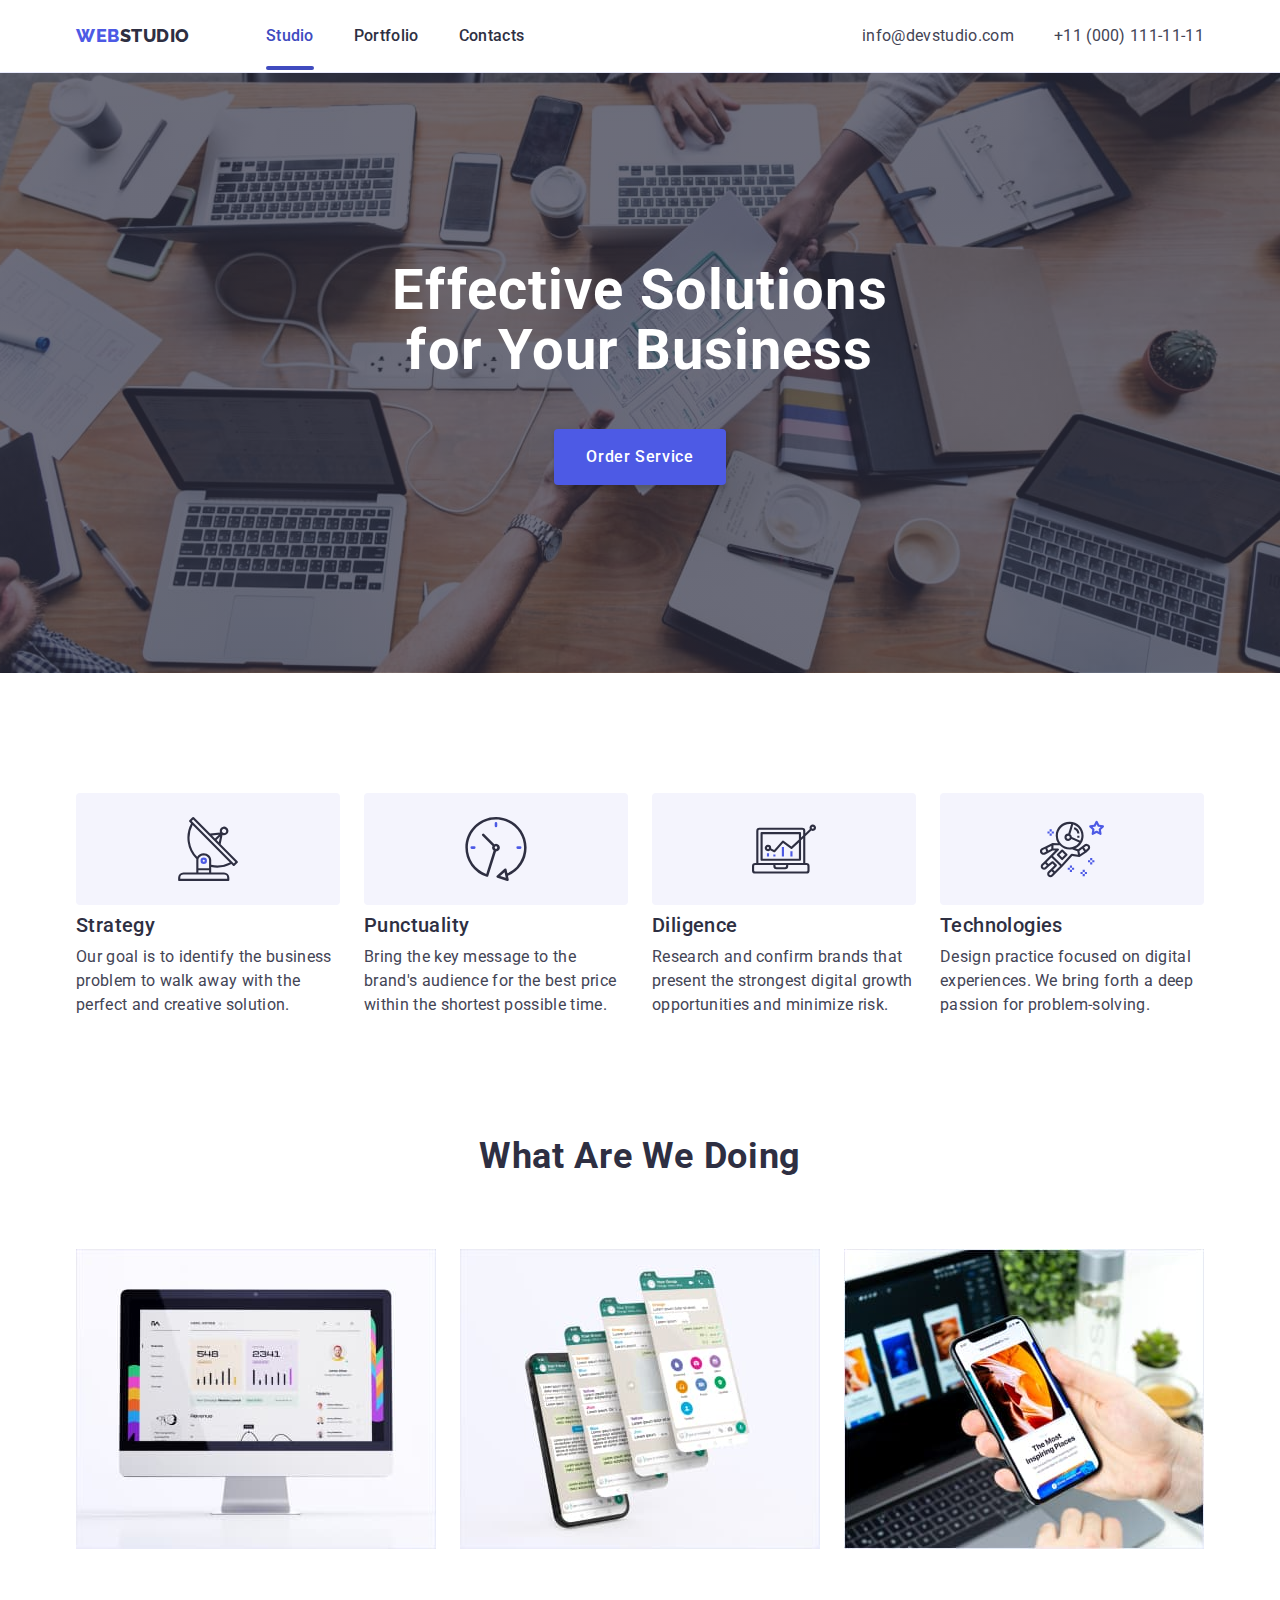
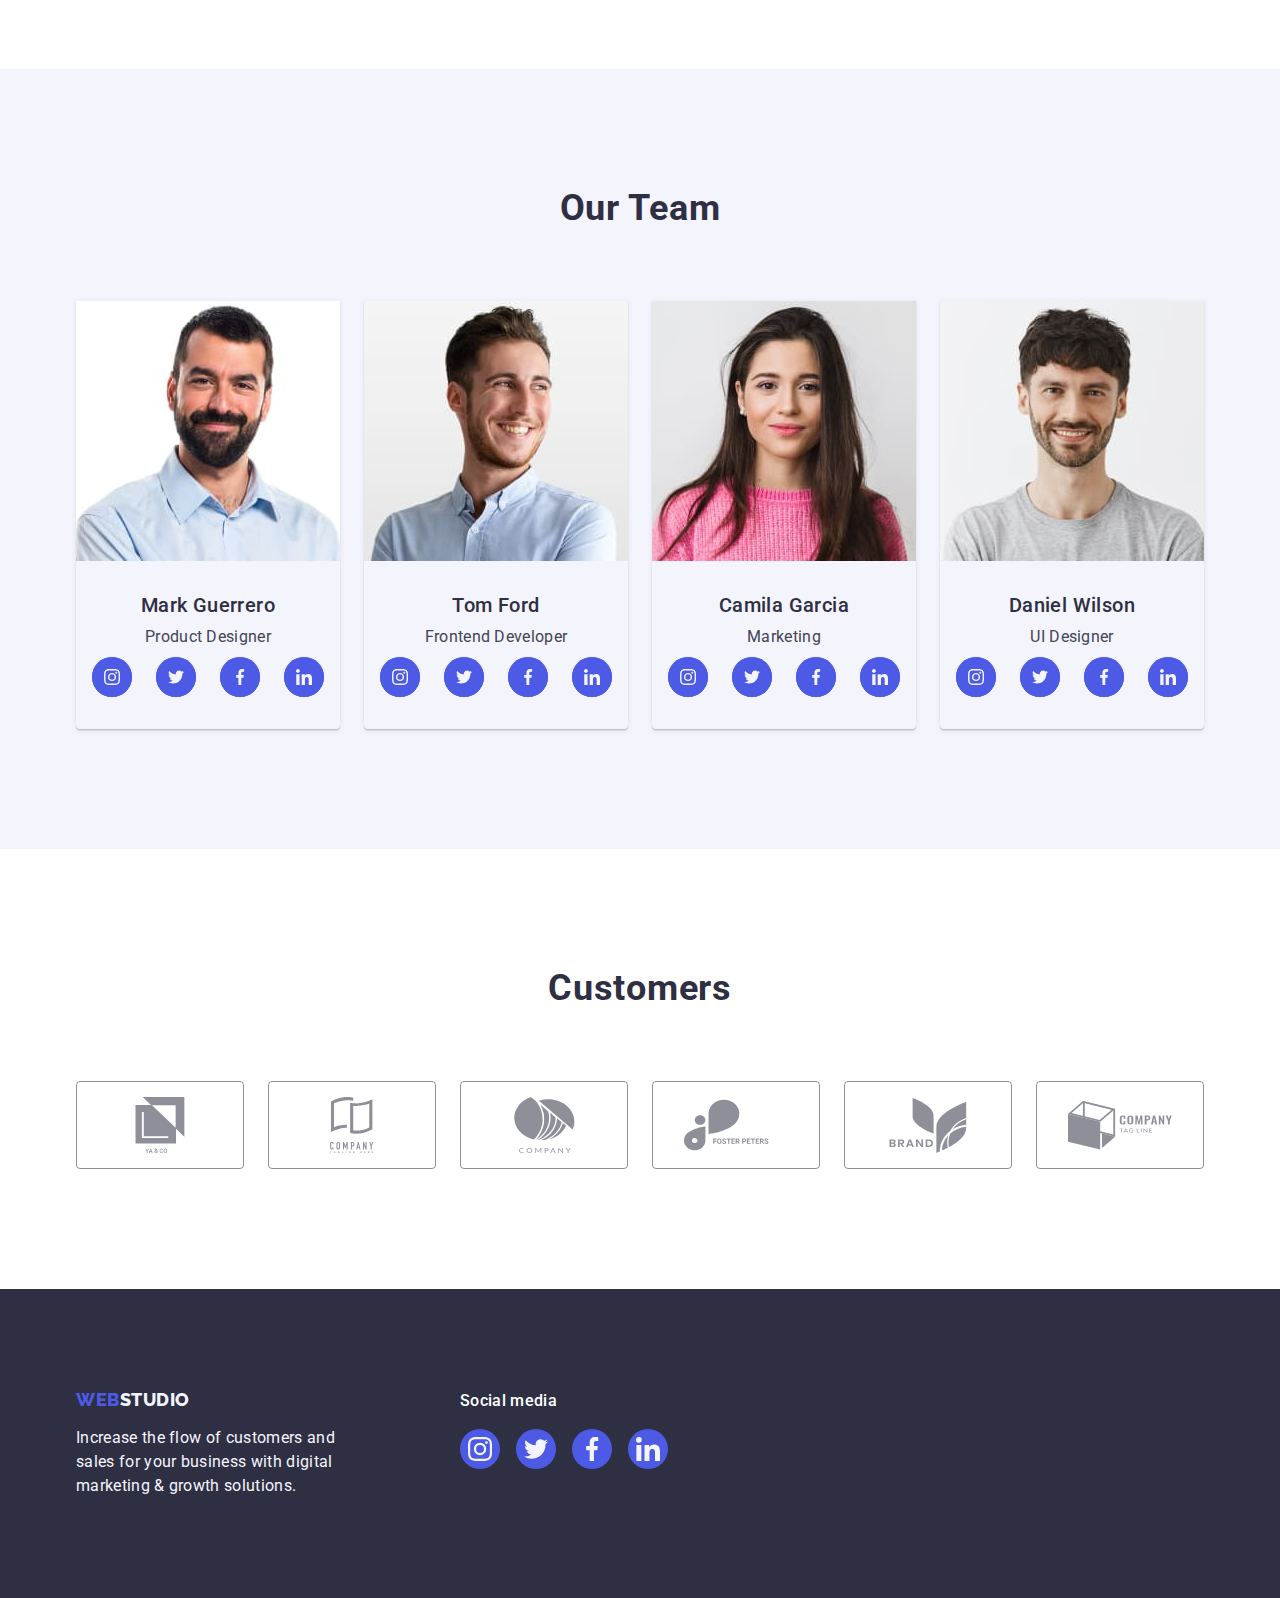
<file: index.html>
<!DOCTYPE html>
<html lang="en">
  <head>
    <meta charset="UTF-8" />
    <meta http-equiv="X-UA-Compatible" content="IE=edge" />
    <meta name="viewport" content="width=device-width, initial-scale=1.0" />
    <title>Webstudio</title>

    <link rel="preconnect" href="https://fonts.googleapis.com">
    <link rel="preconnect" href="https://fonts.gstatic.com" crossorigin>
    <link href="https://fonts.googleapis.com/css2?family=Raleway:wght@800&family=Roboto:wght@400;500;700;900&display=swap" rel="stylesheet">
    
    <link rel="stylesheet" href="https://cdnjs.cloudflare.com/ajax/libs/modern-normalize/2.0.0/modern-normalize.min.css">

    <link rel="stylesheet" href="./css/styles.css">
  </head>
  <body>

    <!-- header -->
    <header  class="hedear-border">
      <div class="container header-nav">

        <nav class="nav-nav" >
        <a href="./index.html" class="logo link">Web<span class="logo-blak">Studio</span></a>
        <ul class="list nav-item">
          <li class="item "><a href="./index.html" class="link-link item-after link">Studio</a></li>
          <li class="item "><a href="./portfolio.html" class="link-link  link">Portfolio</a></li>
          <li class="item "><a href="" class="link-link  link">Contacts</a></li>
        </ul>
      </nav>
   

      <address class="address ">
        <ul class="list address-item">
          <li class="item"><a href="mailto:info@devstudio.com" class="address  link">info@devstudio.com</a></li>
          <li class="item"><a href="tel:+110001111111" class="address link">+11 (000) 111-11-11</a></li>
        </ul>
      </address>

     </div>
    </header>
    <!-- main -->
    <main>

      <!-- section1 -->
      
      <section class="hero section-hero">
        <div class="container">
        <h1 class="header">Effective Solutions for Your Business</h1>

        <button type="button" class="button pointer " data-modal-open >Order Service</button>
      </div >
    </section>
      

      <!-- section2 Our operating principles -->
      
      <section class="section-principles">
        <div class="container">
       
          <h2 class="header-two" hidden>Our operating principles</h2>
        <ul class="list principles">
          <li class="item-principiles">
              <div class="principles-icon-back list principles-flex">
                <svg  width="64" height="64">
                  <use  href="./images/icons.svg#icon-antenna-1" >
                  </use>
                 </svg>
               </div>
            <h3 class="header-three header-principelis">Strategy</h3>
            <p class="text">
              Our goal is to identify the business problem to walk away with the
              perfect and creative solution.
            </p>
          </li>

          <li class="item-principiles">
            <div class="principles-icon-back list principles-flex">
              <svg  width="64" height="64">
               <use href="./images/icons.svg#icon-clock-1" >
               </use>
              </svg>
            </div>
            <h3 class="header-three header-principelis">Punctuality</h3>
            <p class="text">
              Bring the key message to the brand's audience for the best price
              within the shortest possible time.
            </p>
          </li>

          <li class="item-principiles">
            <div class="principles-icon-back list principles-flex">
              <svg  width="64" height="64">
               <use href="./images/icons.svg#icon-diagram-1" >
               </use>
              </svg>
            </div>
            <h3 class="header-three header-principelis">Diligence</h3>
            <p class="text">
              Research and confirm brands that present the strongest digital
              growth opportunities and minimize risk.
            </p>
          </li>

          <li class="item-principiles">
            <div class="principles-icon-back list principles-flex">
              <svg  width="64" height="64">
               <use href="./images/icons.svg#icon-astronaut-1" >
               </use>
              </svg>
            </div>
            <h3 class="header-three header-principelis">Technologies</h3>
            <p class="text">
              Design practice focused on digital experiences. We bring forth a
              deep passion for problem-solving.
            </p>
          </li>
        </ul> 

      </div>
      </section>

      <!-- section 3 What are we doing -->
      <section class="section-what">
      <div class="container">
        <h2 class="header-twoo header-twoo-text">What are we doing</h2>
        <ul class="list what">
          <li class="what-li">
            <img src="./images/monitor_1.jpg" alt="monitor" width="360" />
          </li>
          <li class="what-li">
            <img src="./images/pages_1.jpg" alt="phone pages" width="360" />
          </li>
          <li class="what-li">
            <img src="./images/picture_1.jpg" alt="picture on the phone" width="360" />
          </li>
        </ul>
        </div>
      </section>

      <!-- section 4 Our Team -->
      <section class="section-team">
      <div class="container">
      
        <h2 class="header-twoo header-twoo-text">Our Team</h2>
        <ul class="list team-team">
          <li class="team">
            <img src="./images/Mark_1.jpg" alt="Mark Guerrero" width="264" />

            <div class="section-four">
            <h3 class="header-three text-team-li">Mark Guerrero</h3>
            <p class="text text-team">Product Designer</p>

            <ul class="list team-flex">
              <li class="style">
                <a href="" class="team-icon-back">
                  <svg class="icon-fill" width="16" height="16">
                    <use href="./images/icons.svg#icon-instagram" >
                    </use>
                  </svg>
                </a>
              </li>
              <li class="style">
                <a href="" class="team-icon-back">
                  <svg class="icon-fill" width="16" height="16">
                    <use href="./images/icons.svg#icon-twitter" >
                    </use>
                  </svg>
                </a>
              </li>
              <li class="style">
                <a href="" class="team-icon-back">
                  <svg class="icon-fill" width="16" height="16">
                    <use href="./images/icons.svg#icon-facebook" >
                    </use>
                  </svg>
                </a>
              </li>
              <li class="style">
                <a href="" class="team-icon-back" >
                  <svg class="icon-fill" width="16" height="16">
                    <use href="./images/icons.svg#icon-linkedin" >
                    </use>
                  </svg>
                </a>
              </li>
            </ul>
            </div>
          </li>

          <li class="team">
            <img src="./images/Tom_1.jpg" alt="Tom Ford" width="264" />

           <div class="section-four">
            <h3 class="header-three text-team-li">Tom Ford</h3>
            <p class="text text-team">Frontend Developer</p>

            <ul class="list team-flex">
              <li class="style">
                <a href="" class="team-icon-back">
                  <svg class="icon-fill" width="16" height="16">
                    <use href="./images/icons.svg#icon-instagram" >
                    </use>
                  </svg>
                </a>
              </li>
              <li class="style">
                <a href="" class="team-icon-back">
                  <svg class="icon-fill" width="16" height="16">
                    <use href="./images/icons.svg#icon-twitter" >
                    </use>
                  </svg>
                </a>
              </li>
              <li class="style">
                <a href="" class="team-icon-back">
                  <svg class="icon-fill" width="16" height="16">
                    <use href="./images/icons.svg#icon-facebook" >
                    </use>
                  </svg>
                </a>
              </li>
              <li class="style">
                <a href="" class="team-icon-back">
                  <svg class="icon-fill" width="16" height="16">
                    <use href="./images/icons.svg#icon-linkedin" >
                    </use>
                  </svg>
                </a>
              </li>
            </ul>
            </div>
          </li>

          <li class="team">
            <img src="./images/Camila_1.jpg" alt="Camila Garcia" width="264" />

            <div class="section-four">
            <h3 class="header-three text-team-li">Camila Garcia</h3>
            <p class="text text-team">Marketing</p>
        
            <ul class="list team-flex">
              <li class="style">
                <a href="" class="team-icon-back">
                  <svg class="icon-fill" width="16" height="16">
                    <use href="./images/icons.svg#icon-instagram" >
                    </use>
                  </svg>
                </a>
              </li>
              <li class="style">
                <a href="" class="team-icon-back">
                  <svg class="icon-fill" width="16" height="16">
                    <use href="./images/icons.svg#icon-twitter" >
                    </use>
                  </svg>
                </a>
              </li>
              <li class="style">
                <a href="" class="team-icon-back">
                  <svg class="icon-fill" width="16" height="16">
                    <use href="./images/icons.svg#icon-facebook" >
                    </use>
                  </svg>
                </a>
              </li>
              <li class="style">
                <a href="" class="team-icon-back">
                  <svg class="icon-fill" width="16" height="16">
                    <use href="./images/icons.svg#icon-linkedin" >
                    </use>
                  </svg>
                </a>
              </li>
            </ul>
          </div>
          </li>

          <li class="team">
            <img src="./images/Daniel_1.jpg" alt="Daniel Wilson" width="264" />

            <div class="section-four">
            <h3 class="header-three text-team-li">Daniel Wilson</h3>
            <p class="text text-team">UI Designer</p>

            <ul class="list team-flex">
              <li class="style">
                <a href="" class="team-icon-back">
                  <svg class="icon-fill" width="16" height="16">
                    <use href="./images/icons.svg#icon-instagram" >
                    </use>
                  </svg>
                </a>
              </li>
              <li class="style">
                <a href="" class="team-icon-back">
                  <svg class="icon-fill" width="16" height="16">
                    <use href="./images/icons.svg#icon-twitter" >
                    </use>
                  </svg>
                </a>
              </li>
              <li class="style">
                <a href="" class="team-icon-back">
                  <svg class="icon-fill" width="16" height="16">
                    <use href="./images/icons.svg#icon-facebook" >
                    </use>
                  </svg>
                </a>
              </li>
              <li class="style">
                <a href="" class="team-icon-back">
                  <svg class="icon-fill" width="16" height="16">
                    <use href="./images/icons.svg#icon-linkedin" >
                    </use>
                  </svg>
                </a>
              </li>
            </ul>
          </div>
        </li>
      </ul>
      </div>
    </section>
    
    
    <!-- section 5 -->
    
    <section class="section-customer">
      <div class="container">
        <h2 class="text-customer">Customers</h2>
        <ul class="list customer-flex">
          <li class="customer-icon">
            <a href="" class="customer-flex-icon">
            <svg  class="icon-hover" width="104" height="56" >
              <use  href="./images/icons.svg#icon-group" >
              </use>
            </svg>
          </a>
          </li>
          <li class="customer-icon">
            <a href="" class="customer-flex-icon">
            <svg class="icon-hover" width="104" height="56" >
              <use href="./images/icons.svg#icon-group-1" >
              </use>
            </svg>
          </a>
          </li>
          <li class="customer-icon">
            <a href="" class="customer-flex-icon">
            <svg class="icon-hover" width="104" height="56">
              <use href="./images/icons.svg#icon-group-2" >
              </use>
            </svg>
          </a>
          </li>
          <li class="customer-icon">
            <a href="" class="customer-flex-icon">
            <svg class="icon-hover" width="104" height="56">
              <use  href="./images/icons.svg#icon-group-3" >
              </use>
            </svg>
          </a>
          </li>
          <li class="customer-icon">
            <a href="" class="customer-flex-icon">
            <svg class="icon-hover" width="104" height="56">
              <use href="./images/icons.svg#icon-group-4" >
              </use>
            </svg>
          </a>
          </li>
          <li class="customer-icon">
            <a href="" class="customer-flex-icon">
            <svg class="icon-hover" width="104" height="56">
              <use href="./images/icons.svg#icon-group-5" >
              </use>
            </svg>
          </a>
          </li>
        </ul>


      </div>

    </section>
    </main>


    <!-- footer -->
    
    <footer class="footer">
   <div class="container footer-flex-main"> 
    
    <div class="media-second">
      <a href="./index.html" class="logo link logo-item">Web<span class="logo-footer">Studio</span></a>

      <p class="text-footer">
        Increase the flow of customers and sales for your business with digital
        marketing & growth solutions.
      </p>
    </div>
    <div >
      <p class="media" >Social media</p>

      <ul class="list footer-flex-second">
        
        <li class="footer-icon-back-li">
          <a href="" class="footer-icon-back ">
            <svg class="footer-icon-hover" width="24" height="24">
              <use href="./images/icons.svg#icon-instagram" >
              </use>
            </svg>
          </a>
        </li>
        <li class="footer-icon-back-li">
          <a href="" class="footer-icon-back ">
            <svg class="footer-icon-hover" width="24" height="24">
              <use href="./images/icons.svg#icon-twitter" >
              </use>
            </svg>
          </a>
        </li>
        <li class="footer-icon-back-li">
          <a href="" class="footer-icon-back ">
            <svg class="footer-icon-hover" width="24" height="24">
              <use href="./images/icons.svg#icon-facebook" >
              </use>
            </svg>
          </a>
        </li>
        <li class="footer-icon-back-li">
          <a href="" class="footer-icon-back ">
            <svg class="footer-icon-hover" width="24" height="24">
              <use href="./images/icons.svg#icon-linkedin" >
              </use>
            </svg>
          </a>
        </li>
       </ul>
    </div>
   
  </div>
    </footer>

    <div class="backdrop is-hidden" data-modal>
      <div class="modal">
        <button type="button" class="button-modal" data-modal-close>
          <svg class="svg-modal" width="8" height="8">
            <use href="./images/icons.svg#icon-close-black"></use>
          </svg>
        </button>
      </div>

    </div>
    <script src="./js/modal.js"></script>
  </body>
</html>
</file>
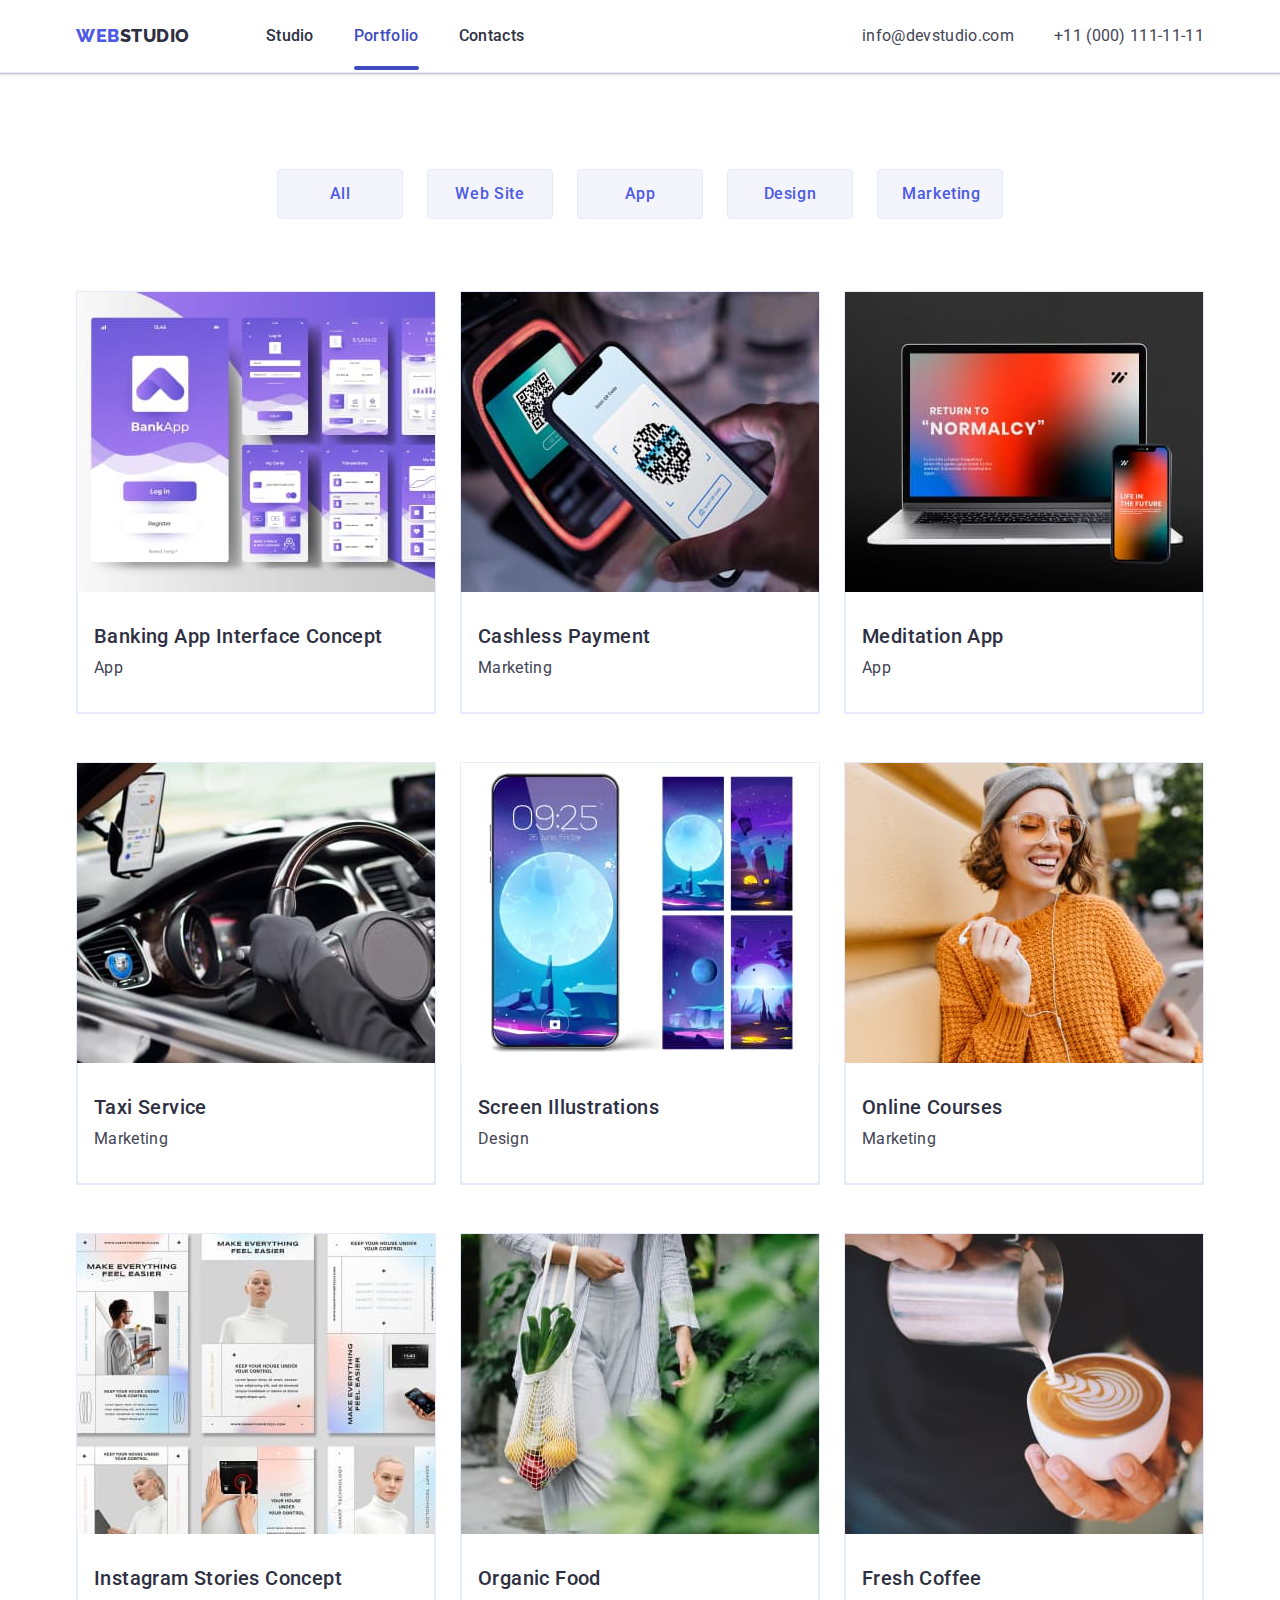
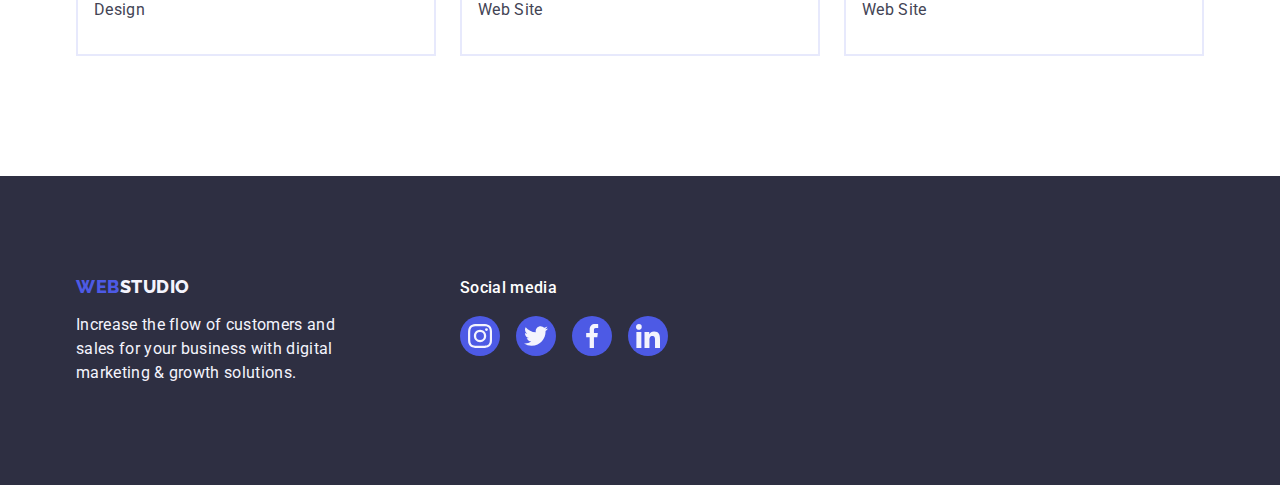
<file: portfolio.html>
<!DOCTYPE html>
<html lang="en">
  <head>
    <meta charset="UTF-8" />
    <meta http-equiv="X-UA-Compatible" content="IE=edge" />
    <meta name="viewport" content="width=device-width, initial-scale=1.0" />
    <title>WebStudio</title>
    
    <link rel="preconnect" href="https://fonts.googleapis.com">
    <link rel="preconnect" href="https://fonts.gstatic.com" crossorigin>
    <link href="https://fonts.googleapis.com/css2?family=Raleway:wght@800&family=Roboto:wght@400;500;700;900&display=swap" rel="stylesheet">

    <link rel="stylesheet" href="https://cdnjs.cloudflare.com/ajax/libs/modern-normalize/2.0.0/modern-normalize.min.css">

    <link rel="stylesheet" href="./css/styles.css">

  </head>
  <body>
    <!-- header -->
    <header  class="hedear-border">
      <div class="container header-nav">

        <nav class="nav-nav" >
        <a href="./index.html" class="logo link">Web<span class="logo-blak">Studio</span></a>
        <ul class="list nav-item">
          <li class="item "><a href="./index.html" class="link-link link">Studio</a></li>
          <li class="item "><a href="./portfolio.html" class="link-link item-after link">Portfolio</a></li>
          <li class="item "><a href="" class="link-link  link">Contacts</a></li>
        </ul>
      </nav>
   

      <address class="address ">
        <ul class="list address-item">
          <li class="item"><a href="mailto:info@devstudio.com" class="address  link">info@devstudio.com</a></li>
          <li class="item"><a href="tel:+110001111111" class="address  link">+11 (000) 111-11-11</a></li>
        </ul>
      </address>

     </div>
    </header>
    
    <!-- main -->
    <main>

      <section class="section-portfolio">
      <div class="container">
        <h1 hidden>Portfolio</h1>
        <ul class="list btn-li">
          <li >
            <button type="button" class="btn-portfolio pointer">All</button>
          </li>
          <li >
            <button type="button" class="btn-portfolio pointer">Web Site</button>
          </li>
          <li >
            <button type="button" class="btn-portfolio pointer">App</button>
          </li>
          <li >
            <button type="button" class="btn-portfolio pointer">Design</button>
          </li>
          <li >
            <button type="button" class="btn-portfolio pointer">Marketing</button>
          </li>
        </ul>
     
        <ul class="list flex-container-li">
            <li class="flex-element">
              <a href=""  class="link main-hover">
                
                <div class="main-overlay">
                   <img  src="./images/banking1.jpg" alt="bankapp" width="360">
                  
                  <p class="overlay-text overlay"> 14 Stylish and User-Friendly App Design Concepts · Task Manager App · Calorie Tracker App · Exotic Fruit Ecommerce App · Cloud Storage App </p>
                  
                </div>
             
              <div class="item-style"> 
                <h2 class="header-three text-portfolio">Banking App Interface Concept</h2>
                <p class="text text-portfolio-li">App</p>
              </div>
            </a>
            </li>
            
            <li class="flex-element">
              <a href="" class="link main-hover">

              <div class="main-overlay">
                <img  src="./images/cashless1.jpg" alt="cashless" width="360">

                <p class="overlay-text overlay">14 Stylish and User-Friendly App Design Concepts · Task Manager App · Calorie Tracker App · Exotic Fruit Ecommerce App · Cloud Storage App</p>
               
              </div>

                <div class="item-style"> 
                <h2 class="header-three text-portfolio">Cashless Payment</h2>
                <p class="text text-portfolio-li">Marketing</p>
                </div>
              </a>
            </li>

            <li class="flex-element">
              <a href=""  class="link main-hover">
                
                <div class="main-overlay">
                  <img  src="./images/meditation1.jpg" alt="return_to_normalcy" width="360">
  
                  <p class="overlay-text overlay">14 Stylish and User-Friendly App Design Concepts · Task Manager App · Calorie Tracker App · Exotic Fruit Ecommerce App · Cloud Storage App</p>
                </div>

                <div class="item-style"> 
            <h2 class="header-three text-portfolio">Meditation App</h2>
            <p class="text text-portfolio-li">App</p>
              </div>
          </a>
            </li>
       
            <li class="flex-element"> 
                <a href=""  class="link main-hover">

                  <div class="main-overlay">
                     <img  src="./images/taxi1.jpg" alt="taxi" width="360">
    
                    <p class="overlay-text overlay">14 Stylish and User-Friendly App Design Concepts · Task Manager App · Calorie Tracker App · Exotic Fruit Ecommerce App · Cloud Storage App</p>
                   
                  </div>
                 
                  <div class="item-style"> 
                <h2 class="header-three text-portfolio">Taxi Service</h2>
                <p class="text text-portfolio-li">Marketing</p>
              </div>
              </a>
            </li>

            <li class="flex-element">
              <a href="" class="link main-hover">

                <div class="main-overlay">
                  <img  src="./images/screen1.jpg" alt="screen" width="360">
  
                  <p class="overlay-text overlay">14 Stylish and User-Friendly App Design Concepts · Task Manager App · Calorie Tracker App · Exotic Fruit Ecommerce App · Cloud Storage App</p>
                 
                </div>
                
                <div class="item-style"> 
                <h2 class="header-three text-portfolio">Screen Illustrations</h2>
                <p class="text text-portfolio-li">Design</p>
                </div>
              </a>
            </li>

            <li class="flex-element">
              <a href=""  class="link main-hover">

                <div class="main-overlay">
                   <img  src="./images/online1.jpg" alt="girl_talking_online" width="360">
  
                  <p class="overlay-text overlay">14 Stylish and User-Friendly App Design Concepts · Task Manager App · Calorie Tracker App · Exotic Fruit Ecommerce App · Cloud Storage App</p>
                 
                </div>
           
                <div class="item-style"> 
                <h2 class="header-three text-portfolio">Online Courses</h2>
                <p class="text text-portfolio-li">Marketing</p>
                </div>
              </a>
            </li>
       
            <li class="flex-element">
              <a href=""  class="link main-hover">

                <div class="main-overlay">
                  <img  src="./images/instagram1.jpg" alt="instagram_stories" width="360">
  
                  <p class="overlay-text overlay">14 Stylish and User-Friendly App Design Concepts · Task Manager App · Calorie Tracker App · Exotic Fruit Ecommerce App · Cloud Storage App</p>
                 
                </div>
                
                <div class="item-style"> 
                <h2 class="header-three text-portfolio">Instagram Stories Concept</h2>
                <p class="text text-portfolio-li">Design</p>
                </div>
              </a>
                
            </li>
            <li class="flex-element">
              <a href=""  class="link main-hover">

                <div class="main-overlay">
                 <img  src="./images/organic1.jpg" alt="organic_food" width="360">
  
                  <p class="overlay-text overlay">14 Stylish and User-Friendly App Design Concepts · Task Manager App · Calorie Tracker App · Exotic Fruit Ecommerce App · Cloud Storage App</p>
                 
                </div>
               
                <div class="item-style"> 
                <h2 class="header-three text-portfolio">Organic Food</h2>
                <p class="text text-portfolio-li">Web Site</p>
                </div>
              </a>
            </li>

            <li class="flex-element">
              <a href=""  class="link main-hover">

                <div class="main-overlay">
                <img  src="./images/coffe1.jpg" alt="coffe" width="360">
  
                  <p class="overlay-text overlay">14 Stylish and User-Friendly App Design Concepts · Task Manager App · Calorie Tracker App · Exotic Fruit Ecommerce App · Cloud Storage App</p>
                 
                </div>
                
                <div class="item-style"> 
                <h2 class="header-three text-portfolio">Fresh Coffee</h2>
                <p class="text text-portfolio-li">Web Site</p>
                </div>
              </a>
            </li>
        </ul>
      </div>
      </section>
    </main>

    <!-- footer -->
    <footer class="footer">
      <div class="container footer-flex-main"> 
       
       <div class="media-second">
         <a href="./index.html" class="logo link logo-item">Web<span class="logo-footer">Studio</span></a>
   
         <p class="text-footer">
           Increase the flow of customers and sales for your business with digital
           marketing & growth solutions.
         </p>
       </div>
       <div >
         <p class="media" >Social media</p>
   
         <ul class="list footer-flex-second">
           
           <li class="footer-icon-back-li">
             <a href="" class="footer-icon-back ">
               <svg class="footer-icon-hover" width="24" height="24">
                 <use href="./images/icons.svg#icon-instagram" >
                 </use>
               </svg>
             </a>
           </li>
           <li class="footer-icon-back-li">
             <a href="" class="footer-icon-back ">
               <svg class="footer-icon-hover" width="24" height="24">
                 <use href="./images/icons.svg#icon-twitter" >
                 </use>
               </svg>
             </a>
           </li>
           <li class="footer-icon-back-li">
             <a href="" class="footer-icon-back ">
               <svg class="footer-icon-hover" width="24" height="24">
                 <use href="./images/icons.svg#icon-facebook" >
                 </use>
               </svg>
             </a>
           </li>
           <li class="footer-icon-back-li">
             <a href="" class="footer-icon-back ">
               <svg class="footer-icon-hover" width="24" height="24">
                 <use href="./images/icons.svg#icon-linkedin" >
                 </use>
               </svg>
             </a>
           </li>
          </ul>
       </div>
      
     </div>
       </footer>
   
     </body>
   </html>
</file>
<file: css/styles.css>
* {
    box-sizing: border-box;
}


:root { --address-color: #434455; 
    --background-main: #FFFFFF;
    --logo-color:#2E2F42;
    --link-color:#4D5AE5;
    --hover-color:#404BBF;
    --background-section: #F4F4FD;
    --border-color: #E7E9FC;
    --backgraund-icon: #8e8f99;
    --modal: #FCFCFC;

}

p,h1,h2,h3,h4,h5,h6,ul,ol {
    margin: 0;
    padding: 0;
}

img {
    display: block;
}

body {
   font-family: "Roboto", sans-serif;
   color: var(--address-color);
   background: var(--background-main);

}

.container {
width: 1158px;
padding: 0 15px;
margin: 0 auto;
}

/* header */

.hedear-border {
    border-bottom: 1px solid #E7E9FC;
    padding-top:  24px;
    padding-bottom: 24px;
    box-shadow: 0px 2px 1px rgba(46, 47, 66, 0.08), 0px 1px 1px rgba(46, 47, 66, 0.16), 0px 1px 6px rgba(46, 47, 66, 0.08);
}

.logo-blak {
font-family: "Raleway", sans-serif;
font-style: normal;
font-weight: 800;
font-size: 18px;
line-height: 1.17;

/* display: flex; align-items: center;*/

letter-spacing: 0.03em;
text-transform: uppercase;

color: var(--logo-color);

text-decoration: none;

}

.logo {
font-family: "Raleway", sans-serif;
font-style: normal;
font-weight: 800;
font-size: 18px;
line-height: 1.17;

margin-right: 76px;

/* display: flex; 
align-items: center;*/

letter-spacing: 0.03em;
text-transform: uppercase;

color: var(--link-color);
}

.link {text-decoration: none;

}

.list {
    list-style: none;
}

.nav-nav {
    display: flex;
    align-items: center;
}

.nav-item {
    display: flex;
}

.nav-item .item {
    margin-right: 40px;
}

.nav-item .item:last-child {
margin-right: 0;
    }

.link-link {
padding: 24px 0;

    font-weight: 500;
    font-size: 16px;
    line-height: 1.5;
  
    letter-spacing: 0.02em;
      
    color: var(--logo-color);
 
    transition-property: color;
    transition-duration: 250ms;
    transition-timing-function: cubic-bezier(0.4, 0, 0.2, 1);
}
 
.link-link:hover,
.link-link:focus {
    color:var(--hover-color);}

.item-after {
    position: relative;
    color: #404bbf;
}


 .item-after::after {
    position: absolute;
    left: 0;
    bottom: -1px;
    
    display: block;
    margin-top: 20px;
    content: "";
    width: 100%;
    height: 4px;
    background-color: var(--hover-color);
    border-radius: 2px;

    /* opacity: 0; */
}  

 /* .item-after: {
    position: relative;  
    display: block;
   
 }
.item-after::after {
    
     position:absolute;
    left: 0;
    bottom: 0;

    display: block;
    content: "";
    width: 100%;
    height: 4px;
    background-color: var(--hover-color);

    opacity: 0; 

    transition-property: opacity;
    transition-duration: 250ms;
    transition-timing-function: cubic-bezier(0.4, 0, 0.2, 1); 
}  */

 /* .item-after:hover::after {
    opacity: 1;
}  */

.address-item {
    display: flex;
    gap: 40px;
}

/* .address-item .item+.item {
    margin-left: 40px;
} */

.header-nav {
    display: flex;
    align-items: center;
     /* padding-top: 24px;  */
     /* padding-bottom: 24px; */
    
}
.address {
margin-left: auto;
/* padding-top: 24px; 
padding-bottom: 24px; */

font-family: "Roboto", sans-serif;
font-style: normal;
font-weight: 400;
font-size: 16px;
line-height: 1.5;

letter-spacing: 0.02em;

color:  var(--address-color);

transition-property: color;
transition-duration: 250ms;
transition-timing-function: cubic-bezier(0.4, 0, 0.2, 1);

}

.address:hover,
.address:focus {
color:var(--hover-color);
}

/* main */

/* section1 */
.header {
    font-weight: 700;
    font-size: 56px;
    line-height: 1.07;
    
    text-align: center;
    letter-spacing: 0.02em;
    
    text-align: center;

    color: var(--background-main);

    max-width: 496px;

    margin: 0 auto;
    
    margin-bottom: 48px;
}

.section-hero {
    background-size: cover;

    padding-top: 188px;
    padding-bottom: 188px;
}

.hero {
/* background: var(--logo-color); */
          
    background-color: #2E2F42;
    background-image: linear-gradient(rgba(46, 47, 66, 0.7), rgba(46, 47, 66, 0.7)),  
                      url(../images/office_1.jpg);
    background-repeat: no-repeat;
    background-position: center;
    background-size: cover;
    max-width: 1440px;

text-align: center;
}



.button {
    min-width: 169px;
    padding: 16px 32px;
    height: 56px;

background: var(--link-color);
box-shadow: 0px 4px 4px rgba(0, 0, 0, 0.15);

border-radius: 4px;
font-family: "Roboto", sans-serif;
font-style: normal;
font-weight: 500;
font-size: 16px;
line-height: 1.5;

letter-spacing: 0.04em;

text-align: center;
border: none;
color: var(--background-main);

transition: background-color 250ms cubic-bezier(0.4, 0, 0.2, 1);

/* transition-property: background, box-shadow, color;
transition-duration: 250ms;
transition-timing-function: cubic-bezier(0.4, 0, 0.2, 1); */

}

.button:hover,
.button:focus {
background: var(--hover-color);
box-shadow: 0px 4px 4px rgba(0, 0, 0, 0.15);
border-radius: 4px;

color: var(--background-main);
}
/* section2 */

.section-principles {
    padding-top: 120px;
    padding-bottom: 120px;
}
 
.principles-flex {
    display: flex;
    gap: 24px;
    align-items: center;
    justify-content: center;
}

.principles-icon-back {
   
width: 264px;
height: 112px;

background: var(--background-section);
border-radius: 4px;

margin-bottom: 8px;


}


.principles {
    display: flex;
}

.item-principiles {
    width: 264px;
  margin-right: 24px;
}

.item-principiles:last-child {
    margin-right: 0;
}

.header-principelis {
    display: block;
    margin-bottom: 8px;
}

.header-three {
font-weight: 500;
font-size: 20px;
line-height: 1.2;

letter-spacing: 0.02em;

color: var(--logo-color);

}

.team {
    background-color: var(--background-main) 
    
    
    box-shadow: 0px 1px 6px rgba(46, 47, 66, 0.08), 0px 1px 1px rgba(46, 47, 66, 0.16), 0px 2px 1px rgba(46, 47, 66, 0.08);
    
    
    /* box-shadow: 0px 2px 1px 0px rgba(46, 47, 66, 0.08),

     0px 1px 1px 0px rgba(46, 47, 66, 0.16),

     0px 1px 6px 0px rgba(46, 47, 66, 0.08); */
}

.text {
    font-weight: 400;
    font-size: 16px;
    line-height: 1.5;
  
    letter-spacing: 0.02em;
   
    color: var(--address-color);
}

/* section 3 */

.section-what {
    padding-bottom: 120px;
}

.header-twoo {
font-weight: 700;
font-size: 36px;
line-height: 1.11;

text-align: center;
letter-spacing: 0.02em;
text-transform: capitalize;

color: var(--logo-color);

margin-left: 0 auto;
}

.header-twoo-text {
    margin-bottom: 72px
}

.what {
    display: flex; 
}

.what-li {
    margin-right: 24px;
    width: calc((100% - 48px)/3);
}


.what-li:last-child {
    margin-right: 0;
}

/* section4 */

.section-team {
background-color: var(--background-section);
padding-top: 120px;
padding-bottom: 120px;
}

.team-team {
    display: flex;
    flex-grow: 1;
    gap: 24px;
    /* width: calc((100% - 72px)/4); */
}

.team {
    border-radius: 0px 0px 4px 4px; 
    box-shadow: 0px 1px 6px rgba(46, 47, 66, 0.08), 0px 1px 1px rgba(46, 47, 66, 0.16), 0px 2px 1px rgba(46, 47, 66, 0.08);

}

.section-four {
    padding: 32px 16px 
}

.text-team-li {
    
    text-align: center;
    margin-bottom: 8px;
}

.text-team {
    
    text-align: center;
}


.team-flex {
     display: flex; 
     justify-content: center;
    margin-top: 8px;
    gap: 24px;
}

.team-icon-back, .style {
    width: 40px;
    height: 40px;  
    background-color: var(--link-color);
    border-radius: 50%;
    display: flex;
    align-items: center;
    justify-content: center;

    transition-property: background-color;
    transition-duration: 250ms;
    transition-timing-function: cubic-bezier(0.4, 0, 0.2, 1);
}

.icon-fill {
    fill: var(--background-section) ;
}
.team-icon-back:hover,
 .team-icon-back:focus {
    background-color: #404BBF;
}

/* section 5 */
.section-customer {
    padding-top: 120px;
    padding-bottom: 120px;
}


.text-customer {
 
font-family: 'Roboto';
font-style: normal;
font-weight: 700;
font-size: 36px;
line-height: 1.11;


text-align: center;
letter-spacing: 0.02em;
text-transform: capitalize;

color: var(--logo-color);

margin-bottom: 72px;

}

.customer-flex {
    display: flex;
    gap: 24px;
}


.customer-icon

.customer-flex-icon {
    height: 88px;
    width: 168px;
    border-radius: 4px;
        
    color: var(--backgraund-icon); 
    display: flex;
    align-items: center;
    justify-content: center;
    border: 1px solid #8e8f99;
    
    transition-property: color, border-color;
    transition-duration: 250ms;
    transition-timing-function: cubic-bezier(0.4, 0, 0.2, 1);
    
}

.customer-flex-icon:hover {
    border-color: #404bbf;
    color: #404bbf;
}

.customer-flex-icon:focus {
    border: 1px solid #404BBF;
    color: #404bbf;

}
.icon-hover {
    fill: currentColor;
    /* fill: #8e8f99; */

    transition-property: color, fill;
    transition-duration: 250ms;
    transition-timing-function: cubic-bezier(0.4, 0, 0.2, 1);
}

.icon-hover:hover {
    color: #404bbf;
}

.customer-flex-icon:hover .icon-hover {
    fill: #404BBF;
}  

 /* .customer-icon:hover .icon-hover {
    fill: #404BBF;
}   */




/* footer */

.footer {
background: var(--logo-color);
padding-top: 100px;
padding-bottom: 100px;
}

.logo-item {
    display: inline-block;
    margin-bottom: 16px;
}
.logo-footer {
font-family: "Raleway", sans-serif;
font-style: normal;
font-weight: 800;
font-size: 18px;
line-height: 1.17;


letter-spacing: 0.03em;
text-transform: uppercase;

color: var(--background-section);

text-decoration: none;

}

.text-footer {

width: 264px;

font-weight: 400;
font-size: 16px;
line-height:1.5;

letter-spacing: 0.02em;

color: var(--background-section);  
}

.media {
color: var(--background-main);
font-family: 'Roboto';
font-style: normal;
font-weight: 500;
font-size: 16px;
line-height: 1.5;
letter-spacing: 0.02em;

margin-bottom: 16px; 

}
.media-second {
    margin-right: 120px;
}

.footer-flex-main {
    display: flex;
    align-items: baseline;
}

.footer-flex-second {
    display: flex;
    gap: 16px;
}

.footer-icon-back {
    width: 40px;
    height: 40px;  
    background-color: var(--link-color);
    border-radius: 50%;
    display: flex;
    align-items: center;
    justify-content: center;

    transition-property: background-color;
    transition-duration: 250ms;
    transition-timing-function: cubic-bezier(0.4, 0, 0.2, 1);
}

.footer-icon-back:hover {
    background-color: #31D0AA;
} 
.footer-icon-back:focus {
    background-color: #31D0AA;
} 
.footer-icon-hover {
    fill: var(--background-section);
}


/* portfolio */

.section-portfolio {
   padding-top:  96px;
   padding-bottom:  120px;

}

.btn-li {
    display: flex;
    justify-content: center;
    gap: 24px;
    margin-bottom: 72px;
}

.btn-transition {
  transition:  color 250ms cubic-bezier(0.4, 0, 0.2, 1), background-color 250ms cubic-bezier(0.4, 0, 0.2, 1), border-color 250ms cubic-bezier(0.4, 0, 0.2, 1), box-shadow 250ms cubic-bezier(0.4, 0, 0.2, 1); 
}

.btn-portfolio {
width: 126px;
padding: 12px 24px;

font-family: "Roboto", sans-serif;
font-style: normal;
font-weight: 500;
font-size: 16px;
line-height: 1.5;


text-align: center;
letter-spacing: 0.04em;

color: var(--link-color);

flex: none;
order: 0;
flex-grow: 0;

background: var(--background-section);

border: 1px solid var(--border-color);
border-radius: 4px;

transition: color 250ms cubic-bezier(0.4, 0, 0.2, 1), background-color 250ms cubic-bezier(0.4, 0, 0.2, 1), border-color 250ms cubic-bezier(0.4, 0, 0.2, 1), 
box-shadow 250ms cubic-bezier(0.4, 0, 0.2, 1);

/* transition-property: background, box-shadow, color;
transition-duration: 250ms;
transition-timing-function: cubic-bezier(0.4, 0, 0.2, 1); */

}

.pointer {
    cursor: pointer;
}

.btn-portfolio:hover,
.btn-portfolio:focus {
    background: var(--hover-color);
    box-shadow: 0px 3px 1px rgba(0, 0, 0, 0.1), 0px 2px 1px rgba(0, 0, 0, 0.08), 0px 2px 2px rgba(0, 0, 0, 0.12);
    border-radius: 4px;
    border: 1px solid transparent;
    color: var(--background-main);
}

.flex-container-li {
    display: flex;
    flex-wrap: wrap;
}

.flex-element {
    width: 360px;
    margin-right: 24px;
    margin-bottom: 48px;
    border: 1px solid #E7E9FC
}

.main-hover {
    display: block;
    transition-property: box-shadow;
    transition-duration: 250ms;
    transition-timing-function: cubic-bezier(0.4, 0, 0.2, 1);
}

.main-hover:hover,
.main-hover:focus {
    box-shadow:  0px 1px 6px rgba(46, 47, 66, 0.08), 0px 1px 1px rgba(46, 47, 66, 0.16), 0px 2px 1px rgba(46, 47, 66, 0.08);
    
    border: 1px solid #F4F4FD;
    
}


.flex-container-li .flex-element:nth-child(3n) {
    margin-right: 0;
}

.flex-container-li .flex-element:nth-last-child(-n+3) {
    margin-bottom: 0;
}

.main-overlay {
position: relative;
overflow: hidden;
}

.overlay {
position: absolute;
top: 0;
left: 0;
width: 100%;
height: 100%;
padding: 40px 32px; 
background-color: var(--link-color);

transform: translateY(100%);
transition-property: transform;
transition-duration: 250ms;
transition-timing-function: cubic-bezier(0.4, 0, 0.2, 1);
}

.main-hover:hover .overlay {
transform: translate(0);
}

.main-hover:focus .overlay {
    transform: translate(0);
    }
.overlay-text {

font-family: 'Roboto', sans-serif;
font-style: normal;
font-weight: 400;
font-size: 16px;
line-height: 1.5;

letter-spacing: 0.02em;

color: var(--background-section);

}

.backdrop {
    position: fixed;
    width: 100%;
    height: 100%;

    background-color: rgba(46, 47, 66, 0.4);
    top: 0;

    transition: opacity 250ms cubic-bezier(0.4, 0, 0.2, 1), 
    visibility 250ms cubic-bezier(0.4, 0, 0.2, 1);
}

.modal {
    position: absolute;

    top: 50%;
    left: 50%;

    transform: translate(-50%, -50%) scale(1);
    transition: transform;
    transition-duration: 250ms;
    transition-timing-function: cubic-bezier(0.4, 0, 0.2, 1);

    width: 408px;
    min-height: 584px;
    background-color: var(--modal);
    box-shadow: 0px 1px 1px rgba(0, 0, 0, 0.14),
    0px 1px 3px rgba(0, 0, 0, 0.12),  
    0px 2px 1px rgba(0, 0, 0, 0.2);
    border-radius: 4px;

}

.backdrop.is-hidden .modal {
    transform: translate(-50%, -50%) scale(0);
}

.button-modal {
    position: absolute;
    top: 24px;
    right: 24px;
    width: 24px;
    height: 24px;
    border-radius: 50%;
    background-color: var(--border-color);

    display: flex;
    align-items: center;
    justify-content: center;

    border: 1px solid rgba(0, 0, 0, 0.1); 
    padding: 0;
    cursor: pointer;
    transition: background-color 250ms cubic-bezier(0.4, 0, 0.2, 1), 
    border 250ms cubic-bezier(0.4, 0, 0.2, 1);

    /* transition-property: background-color;
    transition-duration: 250ms;
    transition-timing-function: cubic-bezier(0.4, 0, 0.2, 1); */
}

.button-modal:hover,
.button-modal:focus {
    border: none;
    background-color: var(--hover-color);
}

.is-hidden {
    visibility: hidden ;
    opacity: 0;
    pointer-events: none;
}

.svg-modal {
    transition: fill 250ms cubic-bezier(0.4, 0, 0.2, 1); 
}

.button-modal:hover .svg-modal {
    fill: #ffffff;
}

.button-modal:focus .svg-modal {
    fill: #ffffff;
}

.item-style {
   padding: 32px 16px;
   border: 1px solid #E7E9FC;
   border-top: none; 
} 

.text-portfolio {
    margin-bottom: 8px;
    /* padding-left: 16px;
    margin-top: 32px; */
}

.text-portfolio-li {
    /* padding-left: 16px;
    margin-top: 8px;
    margin-bottom: 32px;
} */
</file>
